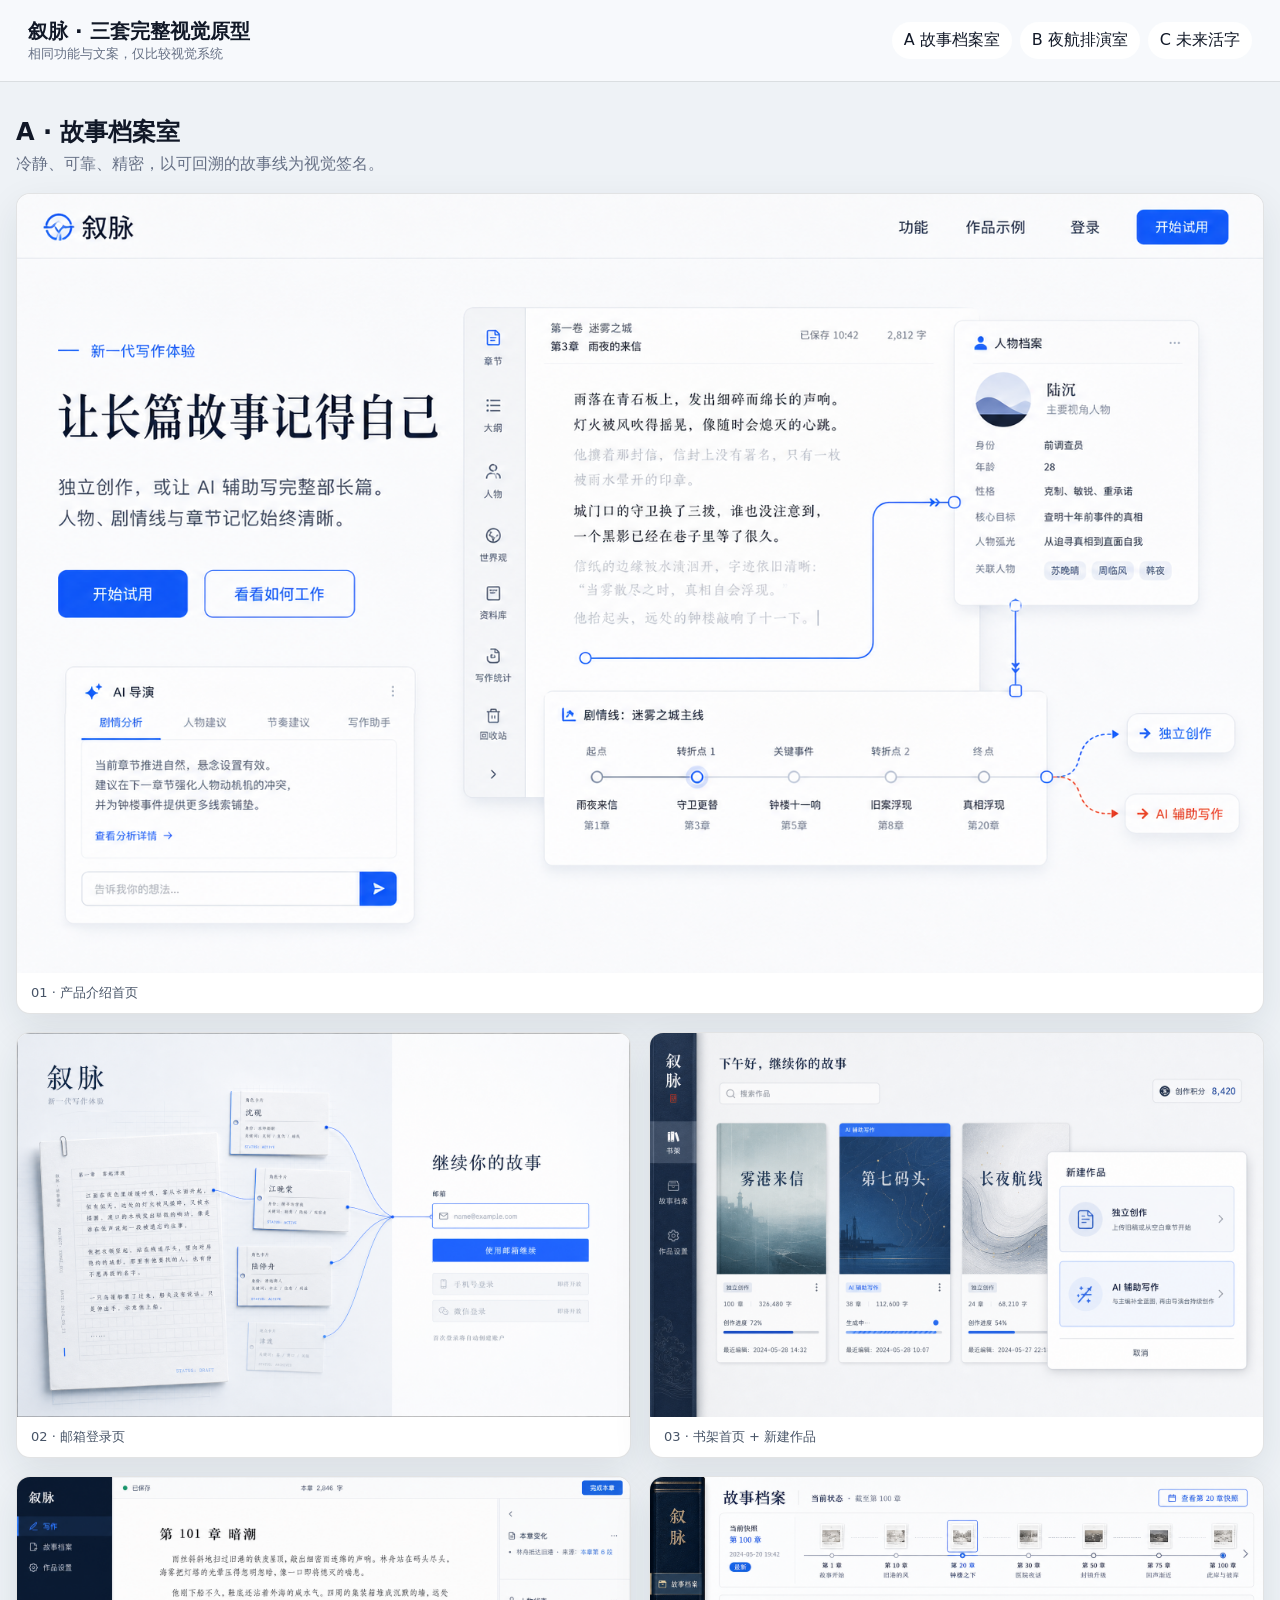
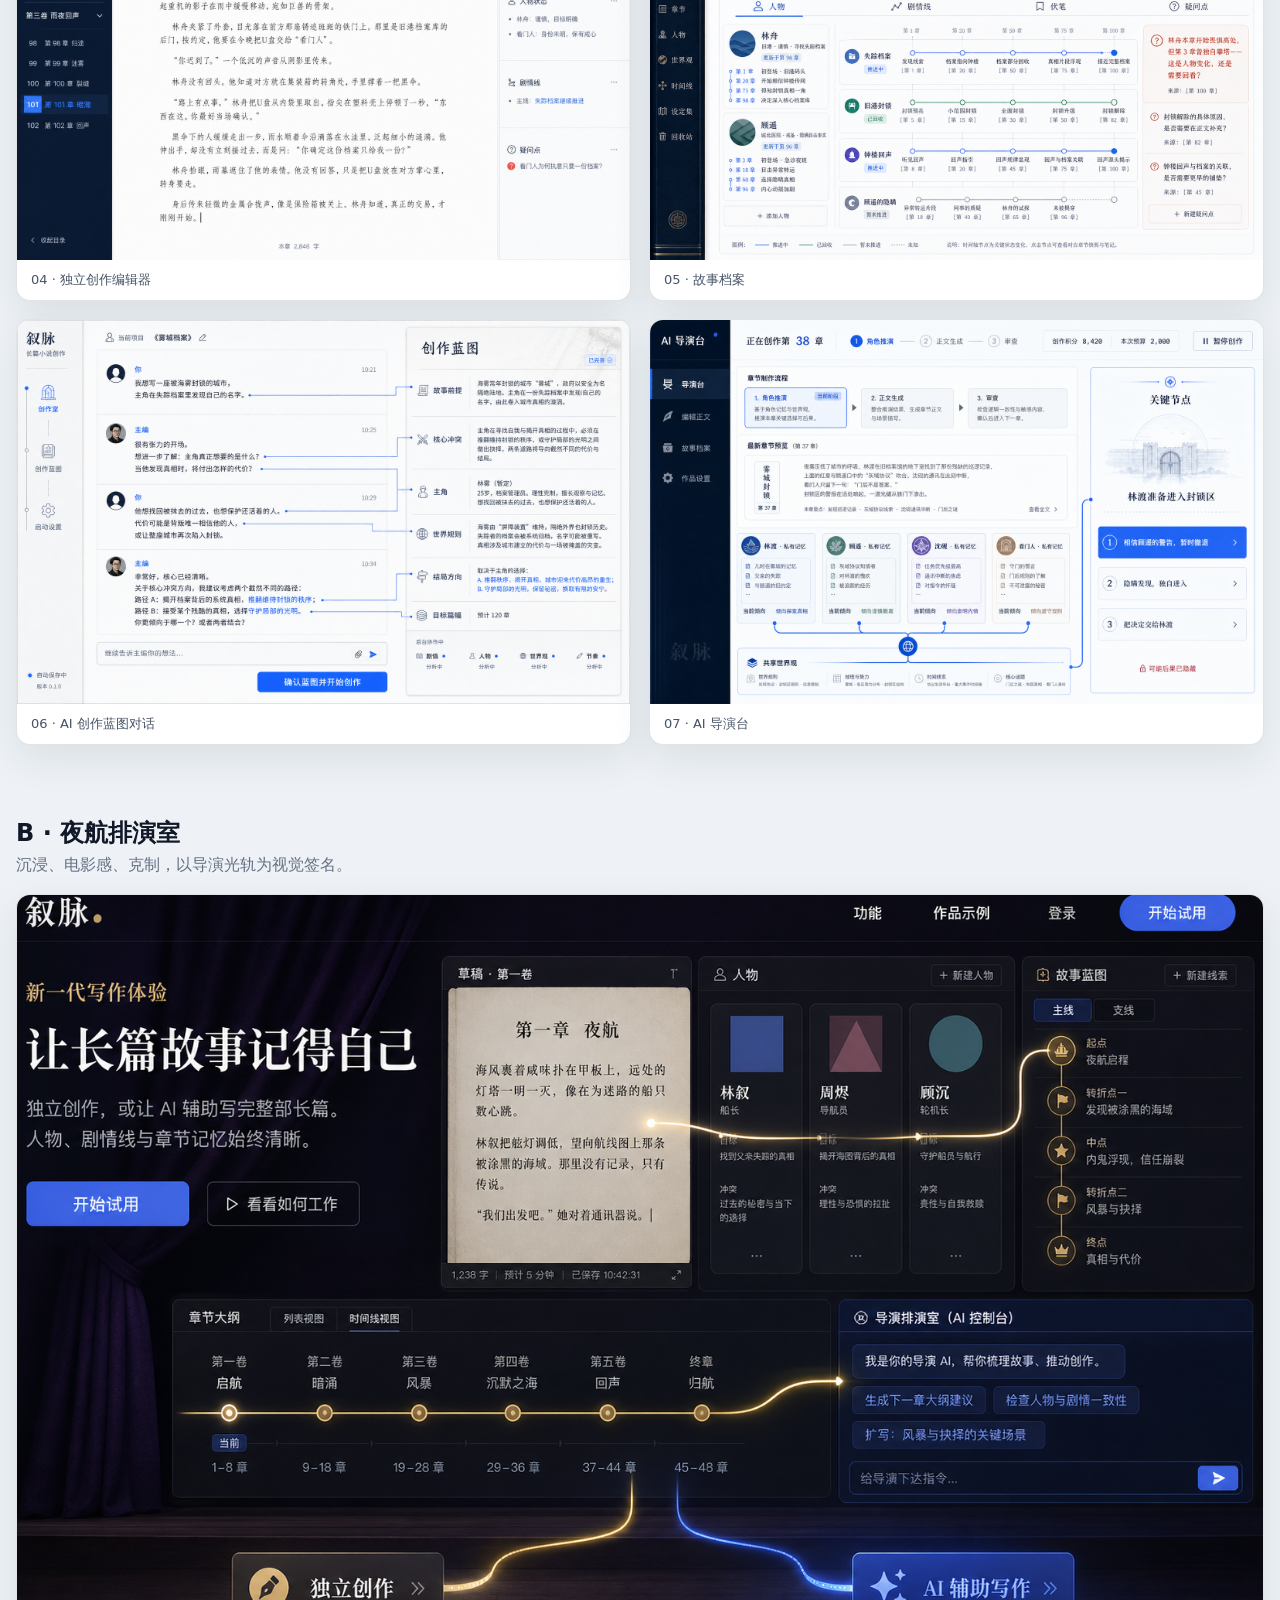
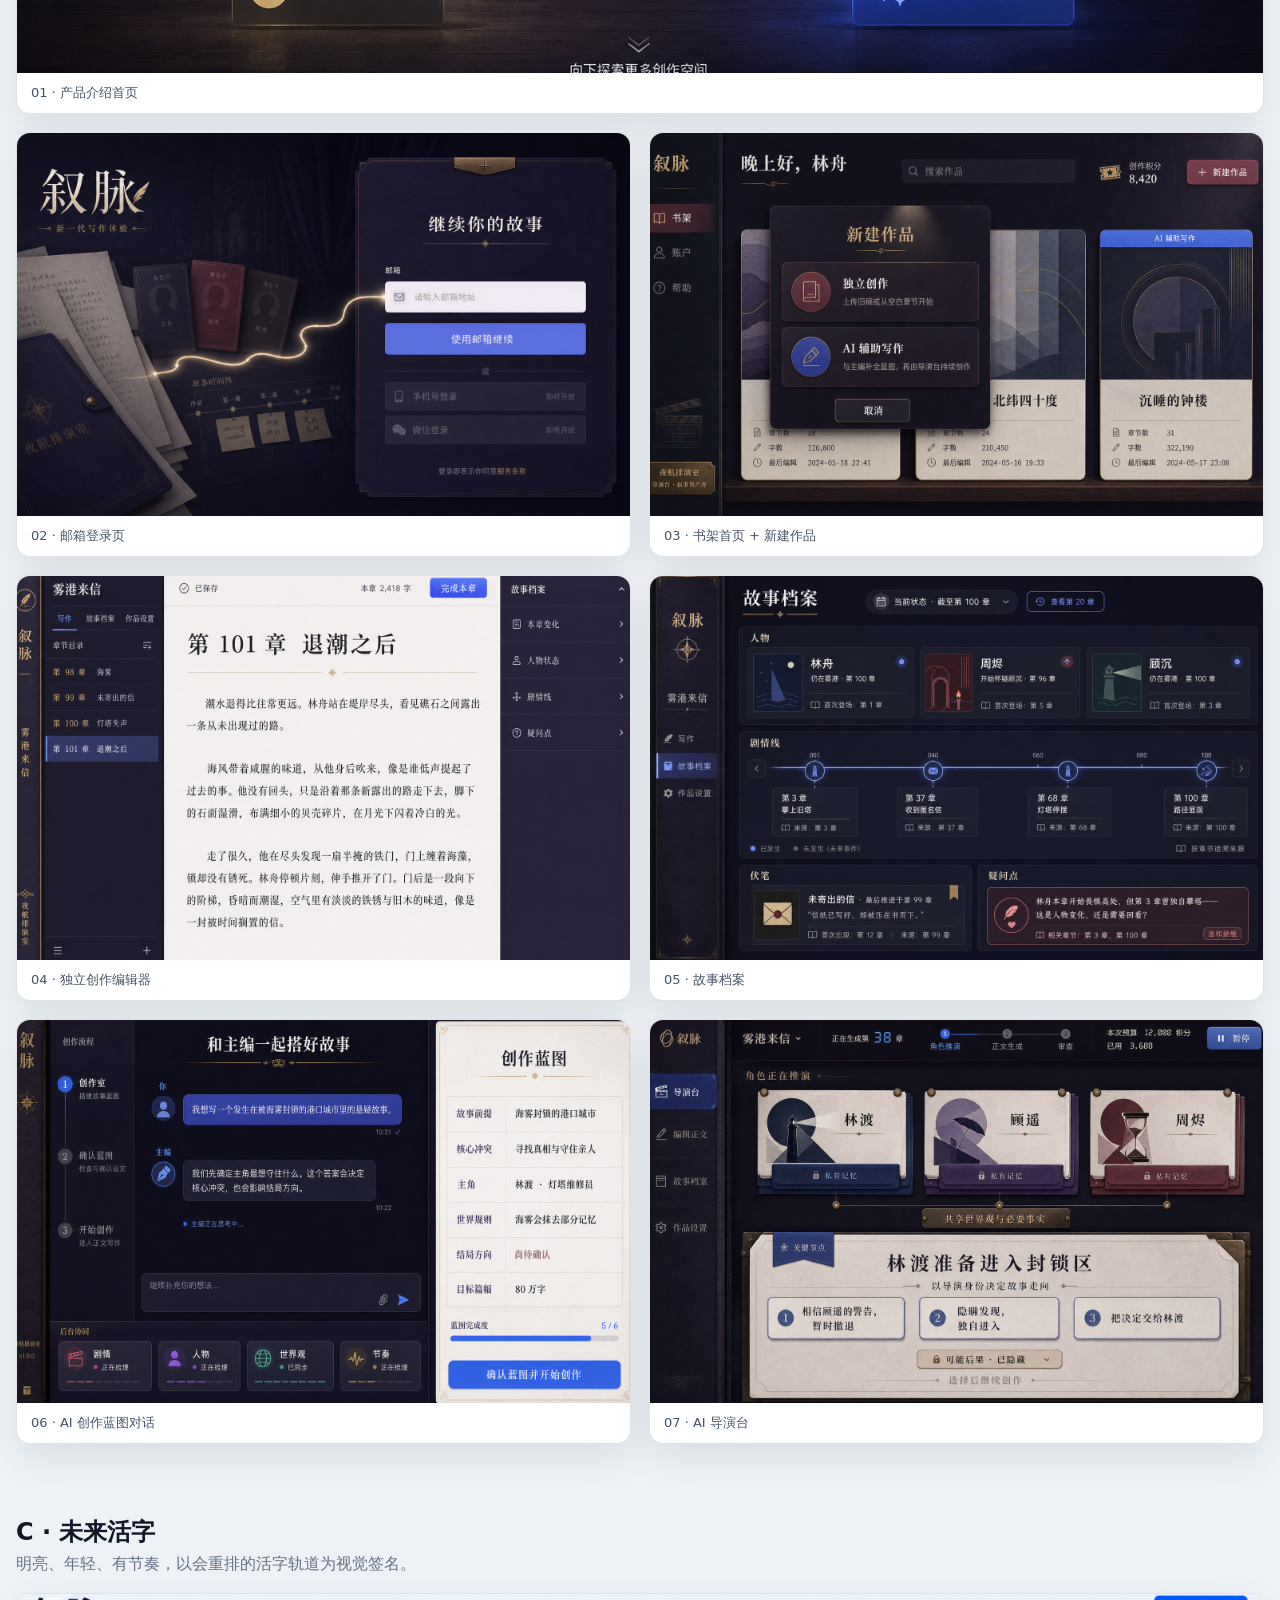
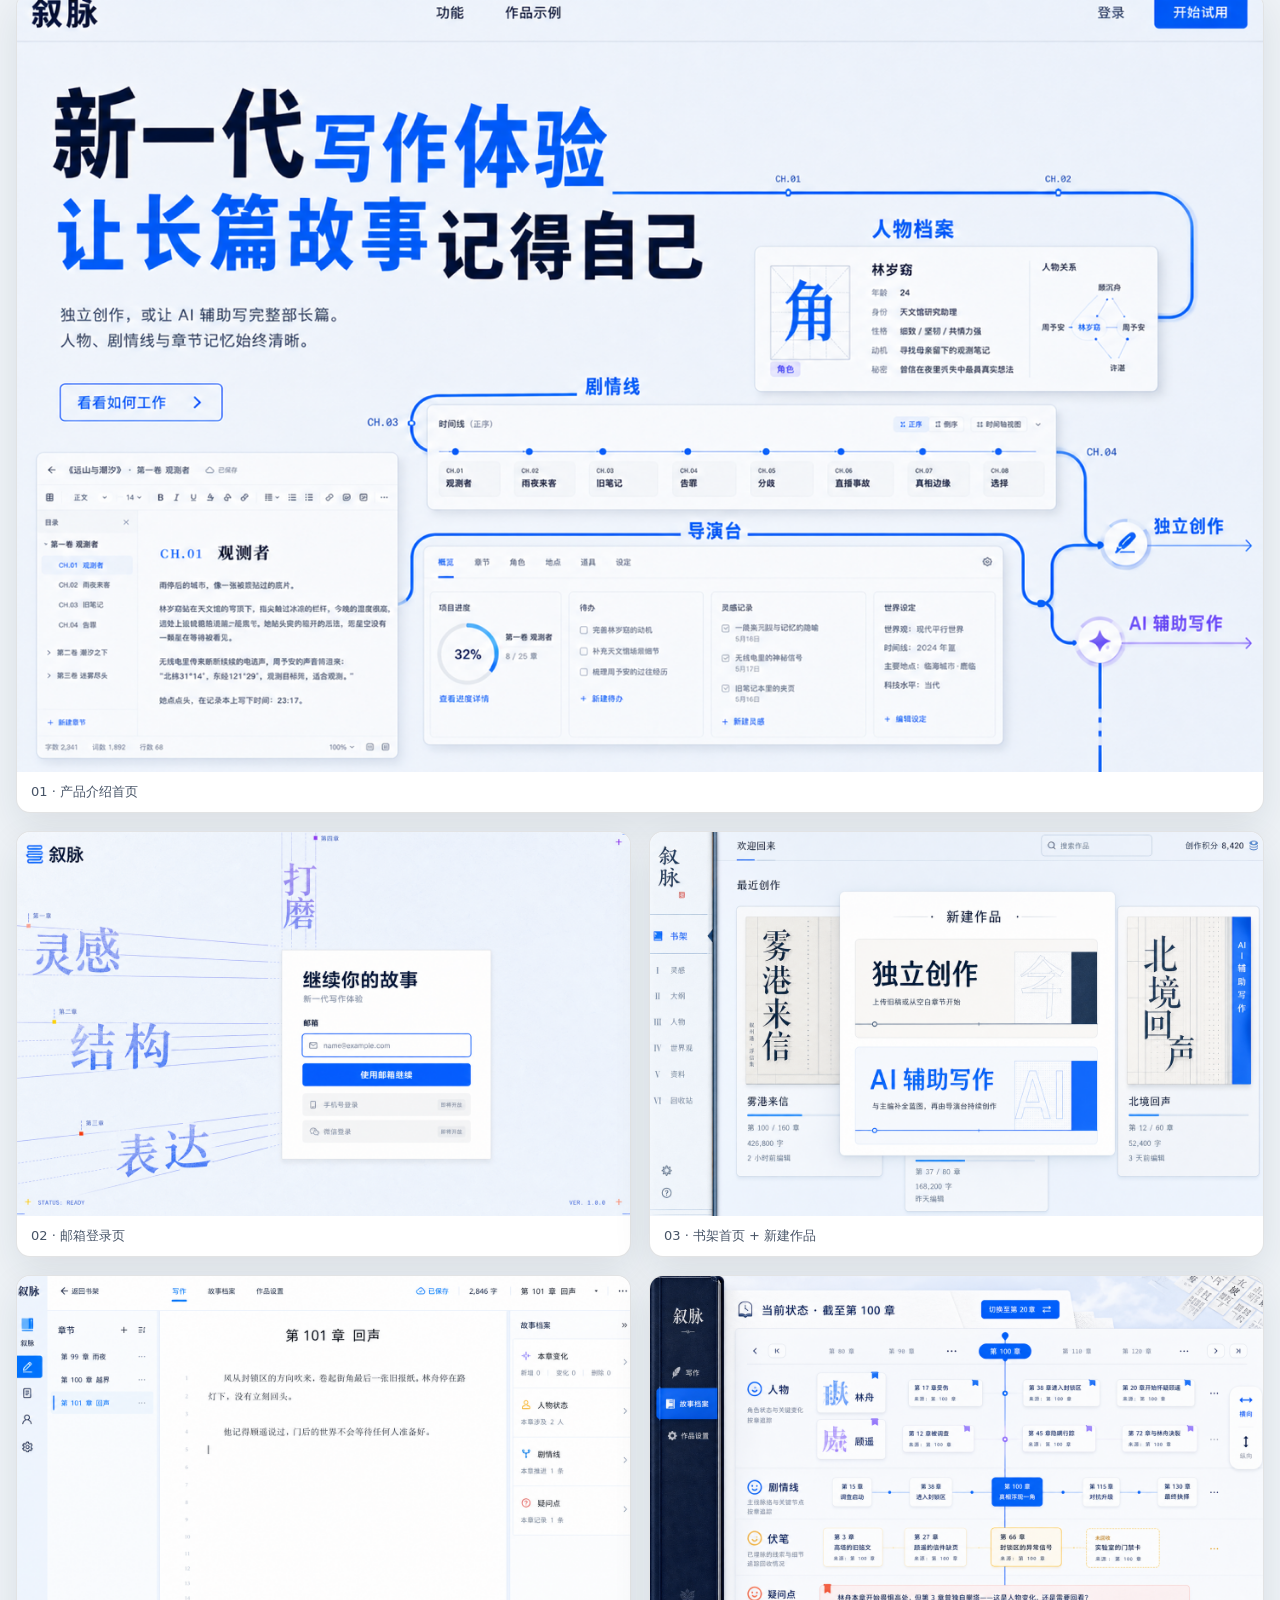
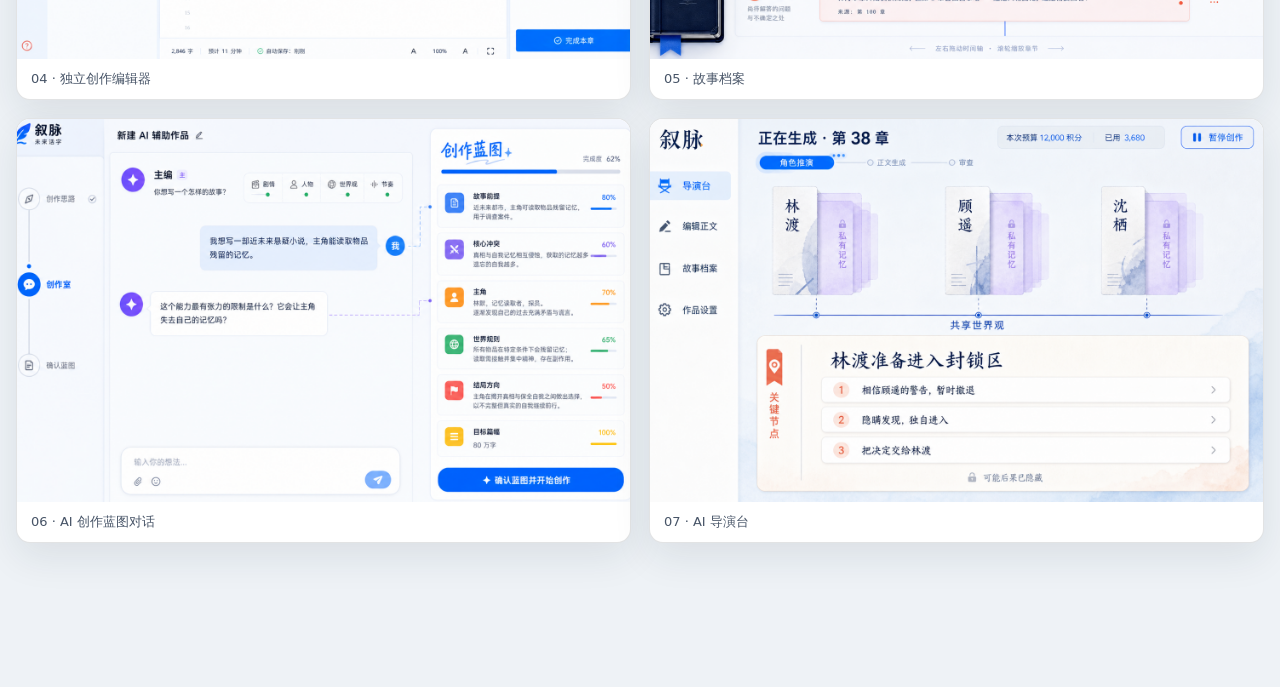
<file: design-prototypes/index.html>
<!doctype html>
<html lang="zh-CN">
  <head>
    <meta charset="UTF-8" />
    <meta name="viewport" content="width=device-width, initial-scale=1.0" />
    <title>叙脉 · 三套视觉原型</title>
    <style>
      :root {
        color-scheme: light;
        font-family: "PingFang SC", "Microsoft YaHei", system-ui, sans-serif;
        background: #eef2f6;
        color: #111827;
      }

      * { box-sizing: border-box; }

      body { margin: 0; }

      header {
        position: sticky;
        top: 0;
        z-index: 10;
        display: flex;
        align-items: center;
        justify-content: space-between;
        padding: 18px 28px;
        border-bottom: 1px solid rgba(17, 24, 39, 0.12);
        background: rgba(248, 250, 252, 0.92);
        backdrop-filter: blur(16px);
      }

      h1, h2, p { margin: 0; }
      h1 { font-size: 20px; }
      header p { color: #667085; font-size: 13px; }

      nav { display: flex; gap: 8px; }
      nav a {
        border-radius: 999px;
        padding: 8px 12px;
        color: inherit;
        background: #fff;
        text-decoration: none;
      }

      main { width: min(1500px, calc(100% - 32px)); margin: 0 auto; padding: 34px 0 72px; }

      section { scroll-margin-top: 88px; margin-bottom: 72px; }
      .section-head { display: grid; gap: 6px; margin-bottom: 18px; }
      .section-head p { color: #667085; }

      .grid { display: grid; grid-template-columns: repeat(2, minmax(0, 1fr)); gap: 18px; }
      figure {
        margin: 0;
        overflow: hidden;
        border: 1px solid rgba(17, 24, 39, 0.12);
        border-radius: 14px;
        background: #fff;
        box-shadow: 0 14px 38px rgba(27, 39, 57, 0.09);
      }
      figure:first-child { grid-column: 1 / -1; }
      img { display: block; width: 100%; height: auto; background: #fff; }
      figcaption { padding: 11px 14px; color: #475467; font-size: 13px; }

      @media (max-width: 820px) {
        header { align-items: flex-start; gap: 12px; }
        header p, nav { display: none; }
        main { width: min(100% - 20px, 1500px); }
        .grid { grid-template-columns: 1fr; }
        figure:first-child { grid-column: auto; }
      }
    </style>
  </head>
  <body>
    <header>
      <div>
        <h1>叙脉 · 三套完整视觉原型</h1>
        <p>相同功能与文案，仅比较视觉系统</p>
      </div>
      <nav aria-label="版本导航">
        <a href="#style-a">A 故事档案室</a>
        <a href="#style-b">B 夜航排演室</a>
        <a href="#style-c">C 未来活字</a>
      </nav>
    </header>
    <main>
      <section id="style-a">
        <div class="section-head"><h2>A · 故事档案室</h2><p>冷静、可靠、精密，以可回溯的故事线为视觉签名。</p></div>
        <div class="grid">
          <figure><img src="style-a-archive/01-landing.png" alt="版本 A 产品介绍首页" /><figcaption>01 · 产品介绍首页</figcaption></figure>
          <figure><img src="style-a-archive/02-login.png" alt="版本 A 登录页" /><figcaption>02 · 邮箱登录页</figcaption></figure>
          <figure><img src="style-a-archive/03-library-new-project.png" alt="版本 A 书架与新建作品" /><figcaption>03 · 书架首页 + 新建作品</figcaption></figure>
          <figure><img src="style-a-archive/04-independent-editor.png" alt="版本 A 独立创作编辑器" /><figcaption>04 · 独立创作编辑器</figcaption></figure>
          <figure><img src="style-a-archive/05-story-archive.png" alt="版本 A 故事档案" /><figcaption>05 · 故事档案</figcaption></figure>
          <figure><img src="style-a-archive/06-ai-blueprint-chat.png" alt="版本 A AI 蓝图对话" /><figcaption>06 · AI 创作蓝图对话</figcaption></figure>
          <figure><img src="style-a-archive/07-ai-director.png" alt="版本 A AI 导演台" /><figcaption>07 · AI 导演台</figcaption></figure>
        </div>
      </section>

      <section id="style-b">
        <div class="section-head"><h2>B · 夜航排演室</h2><p>沉浸、电影感、克制，以导演光轨为视觉签名。</p></div>
        <div class="grid">
          <figure><img src="style-b-nocturne/01-landing.png" alt="版本 B 产品介绍首页" /><figcaption>01 · 产品介绍首页</figcaption></figure>
          <figure><img src="style-b-nocturne/02-login.png" alt="版本 B 登录页" /><figcaption>02 · 邮箱登录页</figcaption></figure>
          <figure><img src="style-b-nocturne/03-library-new-project.png" alt="版本 B 书架与新建作品" /><figcaption>03 · 书架首页 + 新建作品</figcaption></figure>
          <figure><img src="style-b-nocturne/04-independent-editor.png" alt="版本 B 独立创作编辑器" /><figcaption>04 · 独立创作编辑器</figcaption></figure>
          <figure><img src="style-b-nocturne/05-story-archive.png" alt="版本 B 故事档案" /><figcaption>05 · 故事档案</figcaption></figure>
          <figure><img src="style-b-nocturne/06-ai-blueprint-chat.png" alt="版本 B AI 蓝图对话" /><figcaption>06 · AI 创作蓝图对话</figcaption></figure>
          <figure><img src="style-b-nocturne/07-ai-director.png" alt="版本 B AI 导演台" /><figcaption>07 · AI 导演台</figcaption></figure>
        </div>
      </section>

      <section id="style-c">
        <div class="section-head"><h2>C · 未来活字</h2><p>明亮、年轻、有节奏，以会重排的活字轨道为视觉签名。</p></div>
        <div class="grid">
          <figure><img src="style-c-type/01-landing.png" alt="版本 C 产品介绍首页" /><figcaption>01 · 产品介绍首页</figcaption></figure>
          <figure><img src="style-c-type/02-login.png" alt="版本 C 登录页" /><figcaption>02 · 邮箱登录页</figcaption></figure>
          <figure><img src="style-c-type/03-library-new-project.png" alt="版本 C 书架与新建作品" /><figcaption>03 · 书架首页 + 新建作品</figcaption></figure>
          <figure><img src="style-c-type/04-independent-editor.png" alt="版本 C 独立创作编辑器" /><figcaption>04 · 独立创作编辑器</figcaption></figure>
          <figure><img src="style-c-type/05-story-archive.png" alt="版本 C 故事档案" /><figcaption>05 · 故事档案</figcaption></figure>
          <figure><img src="style-c-type/06-ai-blueprint-chat.png" alt="版本 C AI 蓝图对话" /><figcaption>06 · AI 创作蓝图对话</figcaption></figure>
          <figure><img src="style-c-type/07-ai-director.png" alt="版本 C AI 导演台" /><figcaption>07 · AI 导演台</figcaption></figure>
        </div>
      </section>
    </main>
  </body>
</html>
</file>
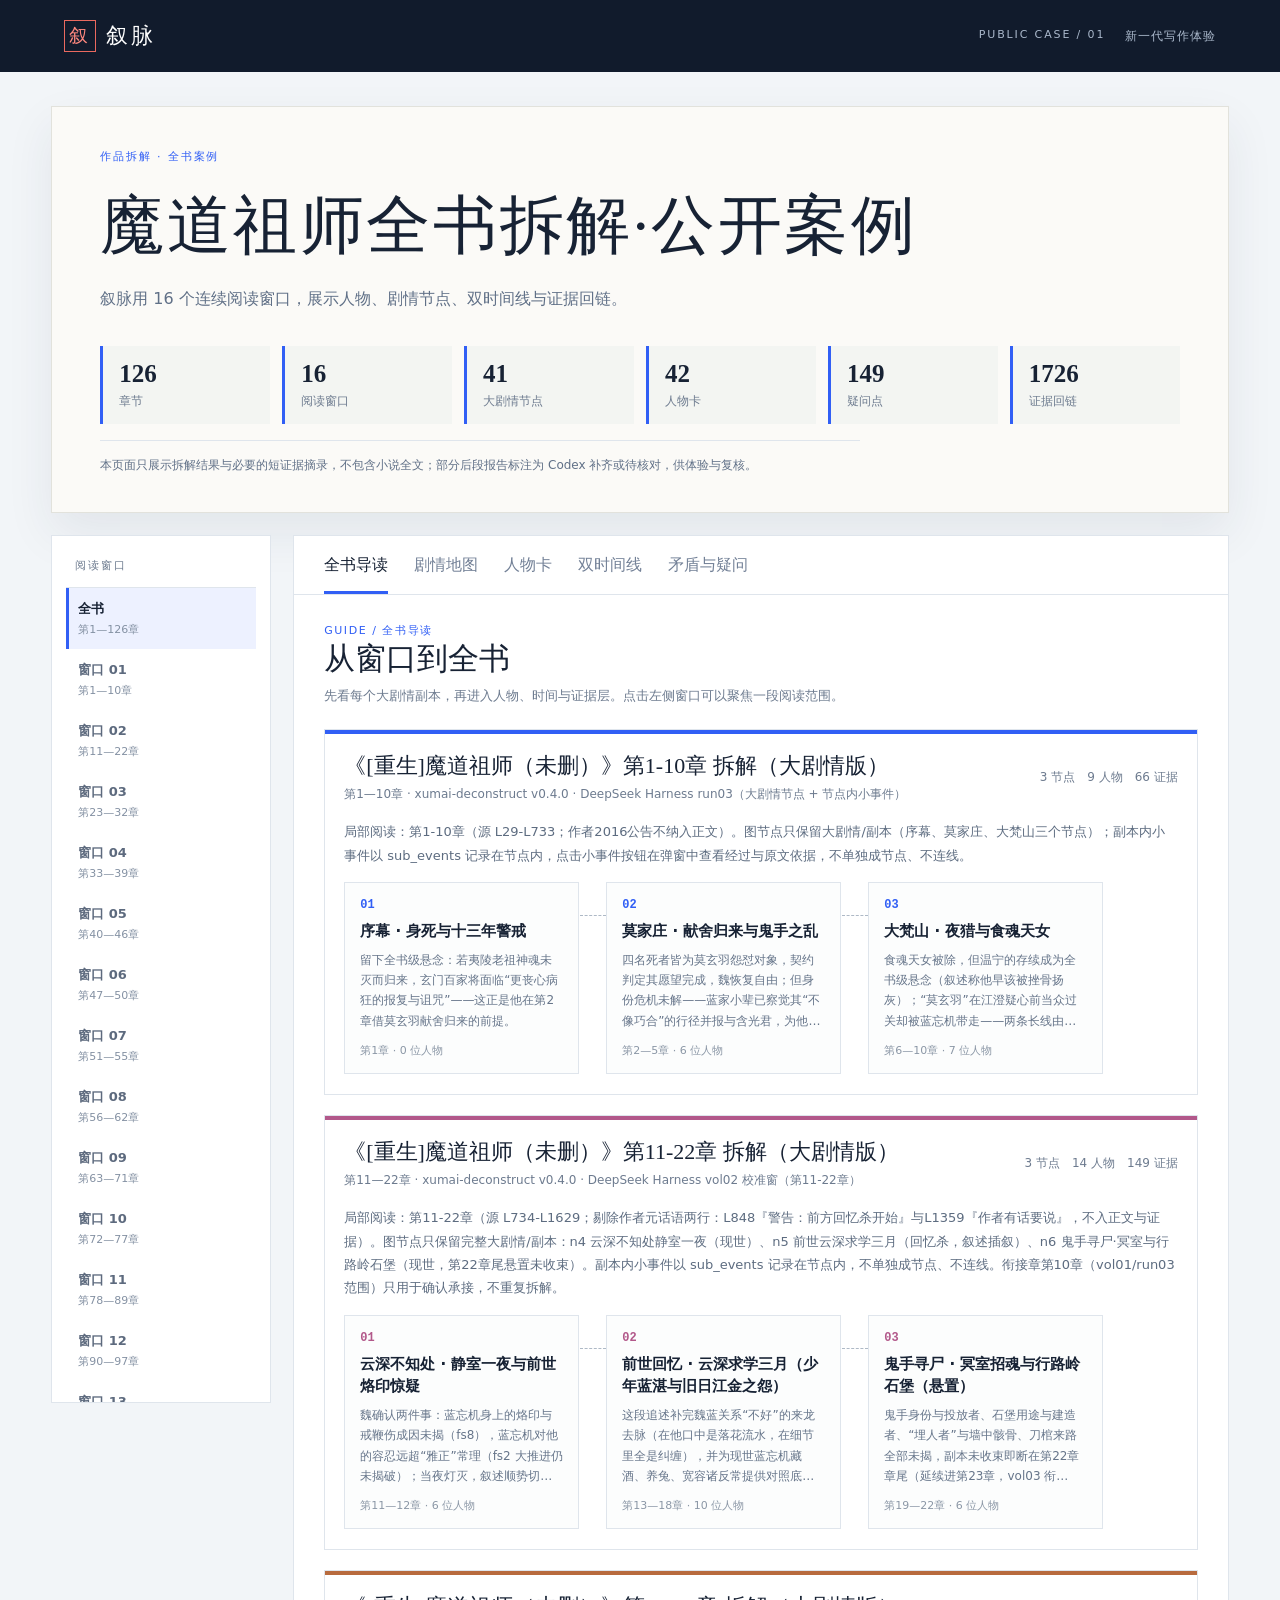
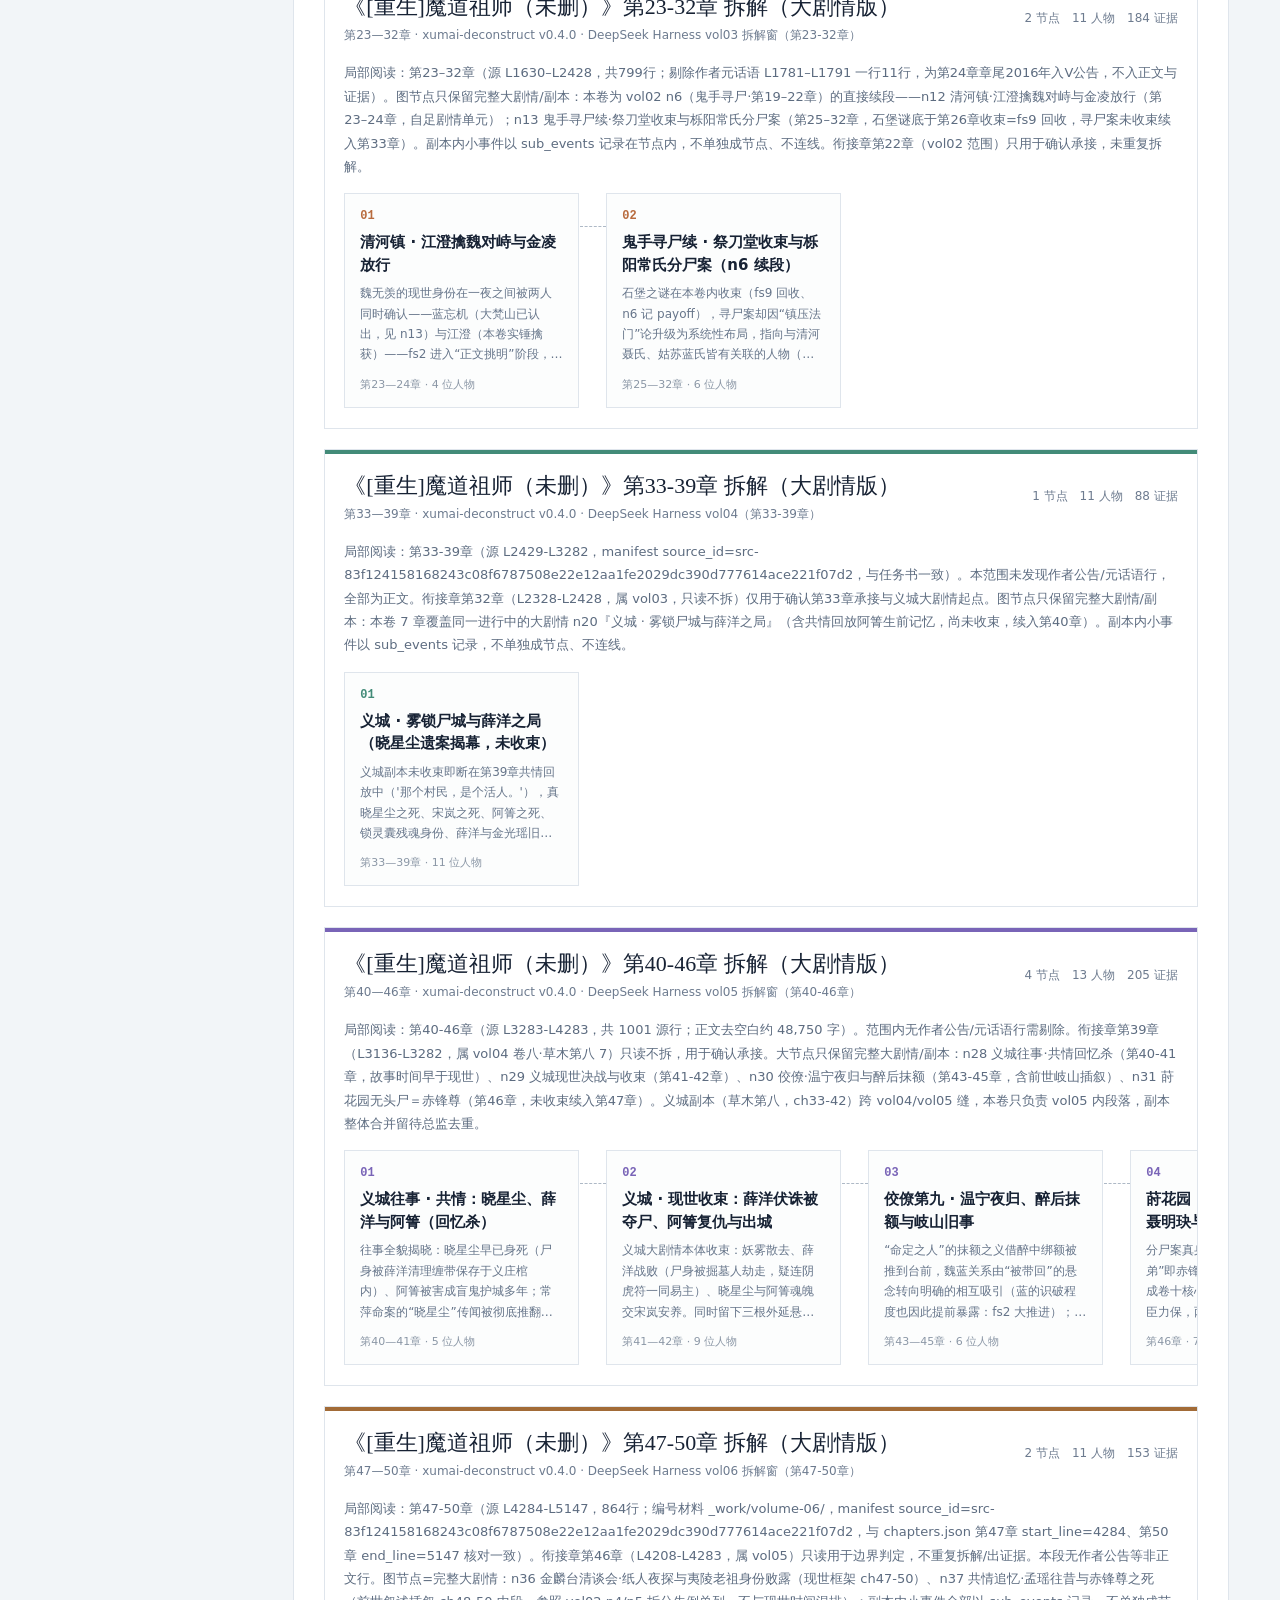
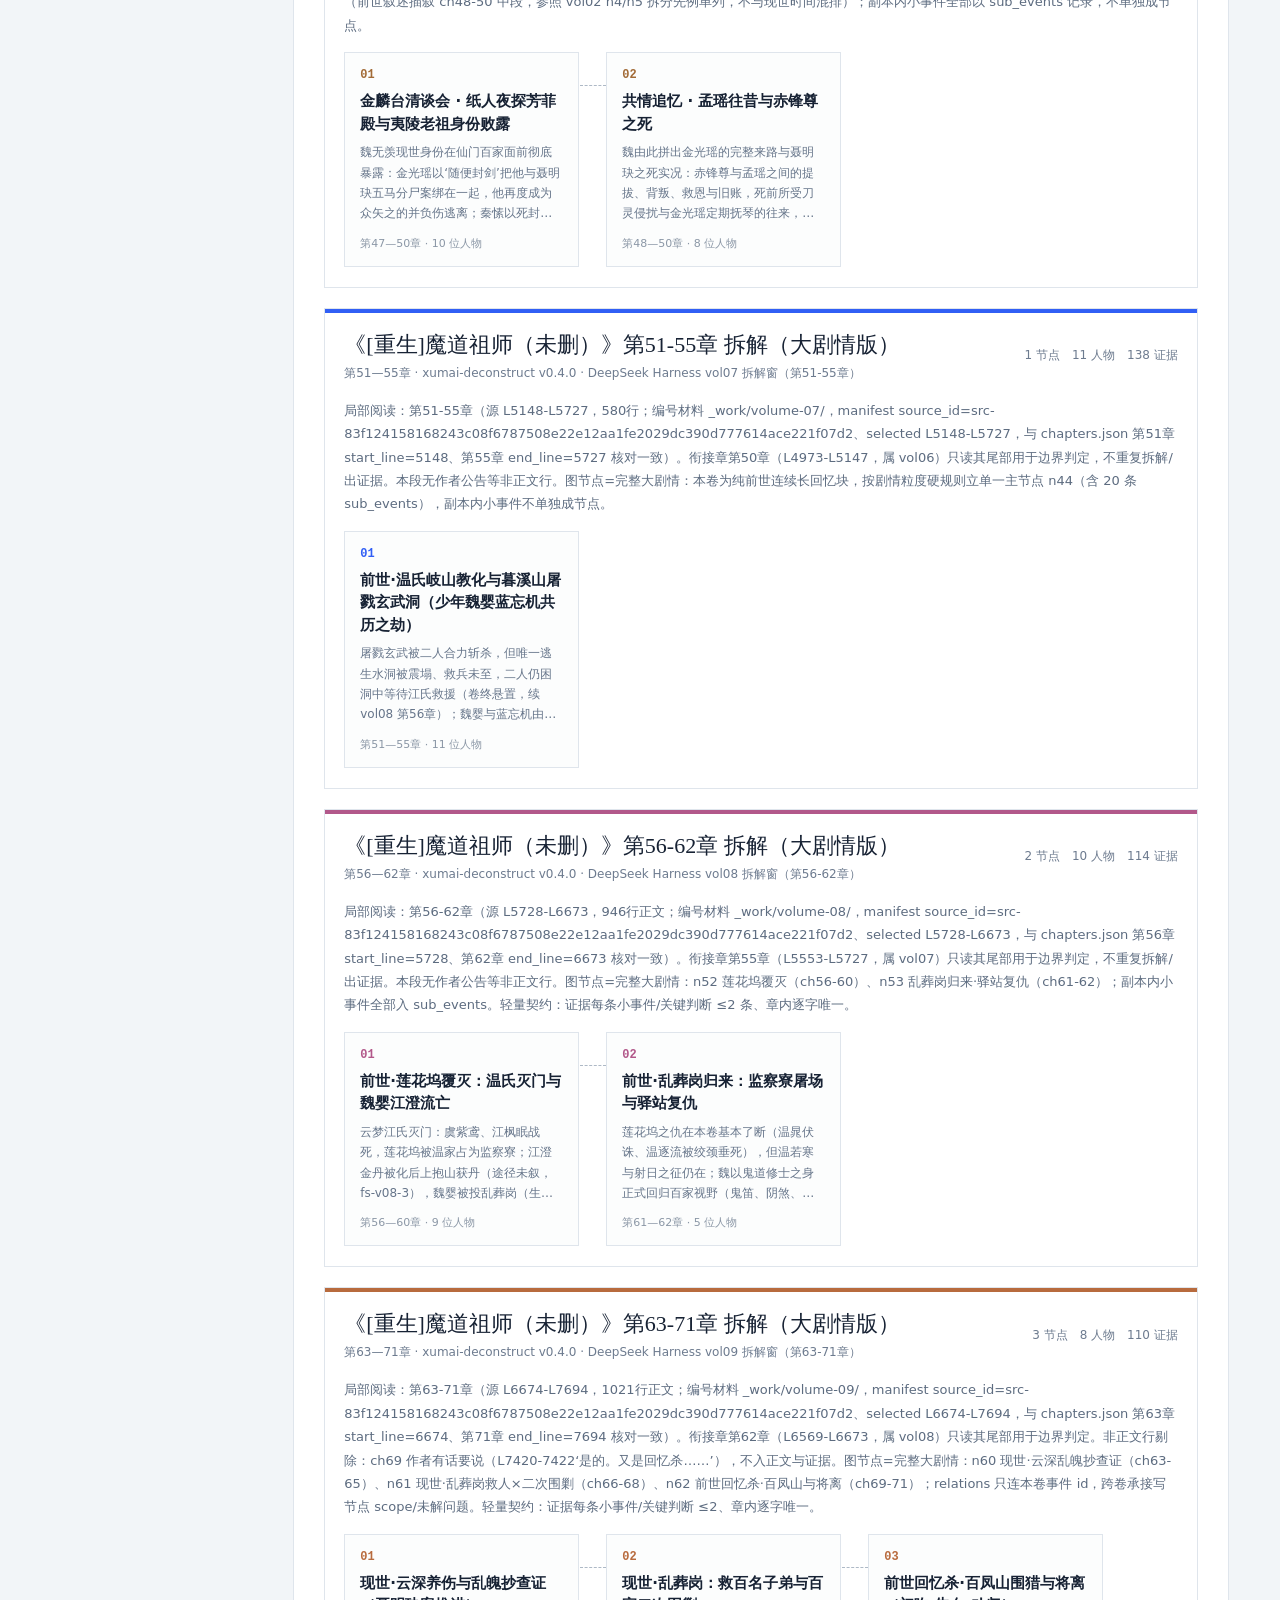
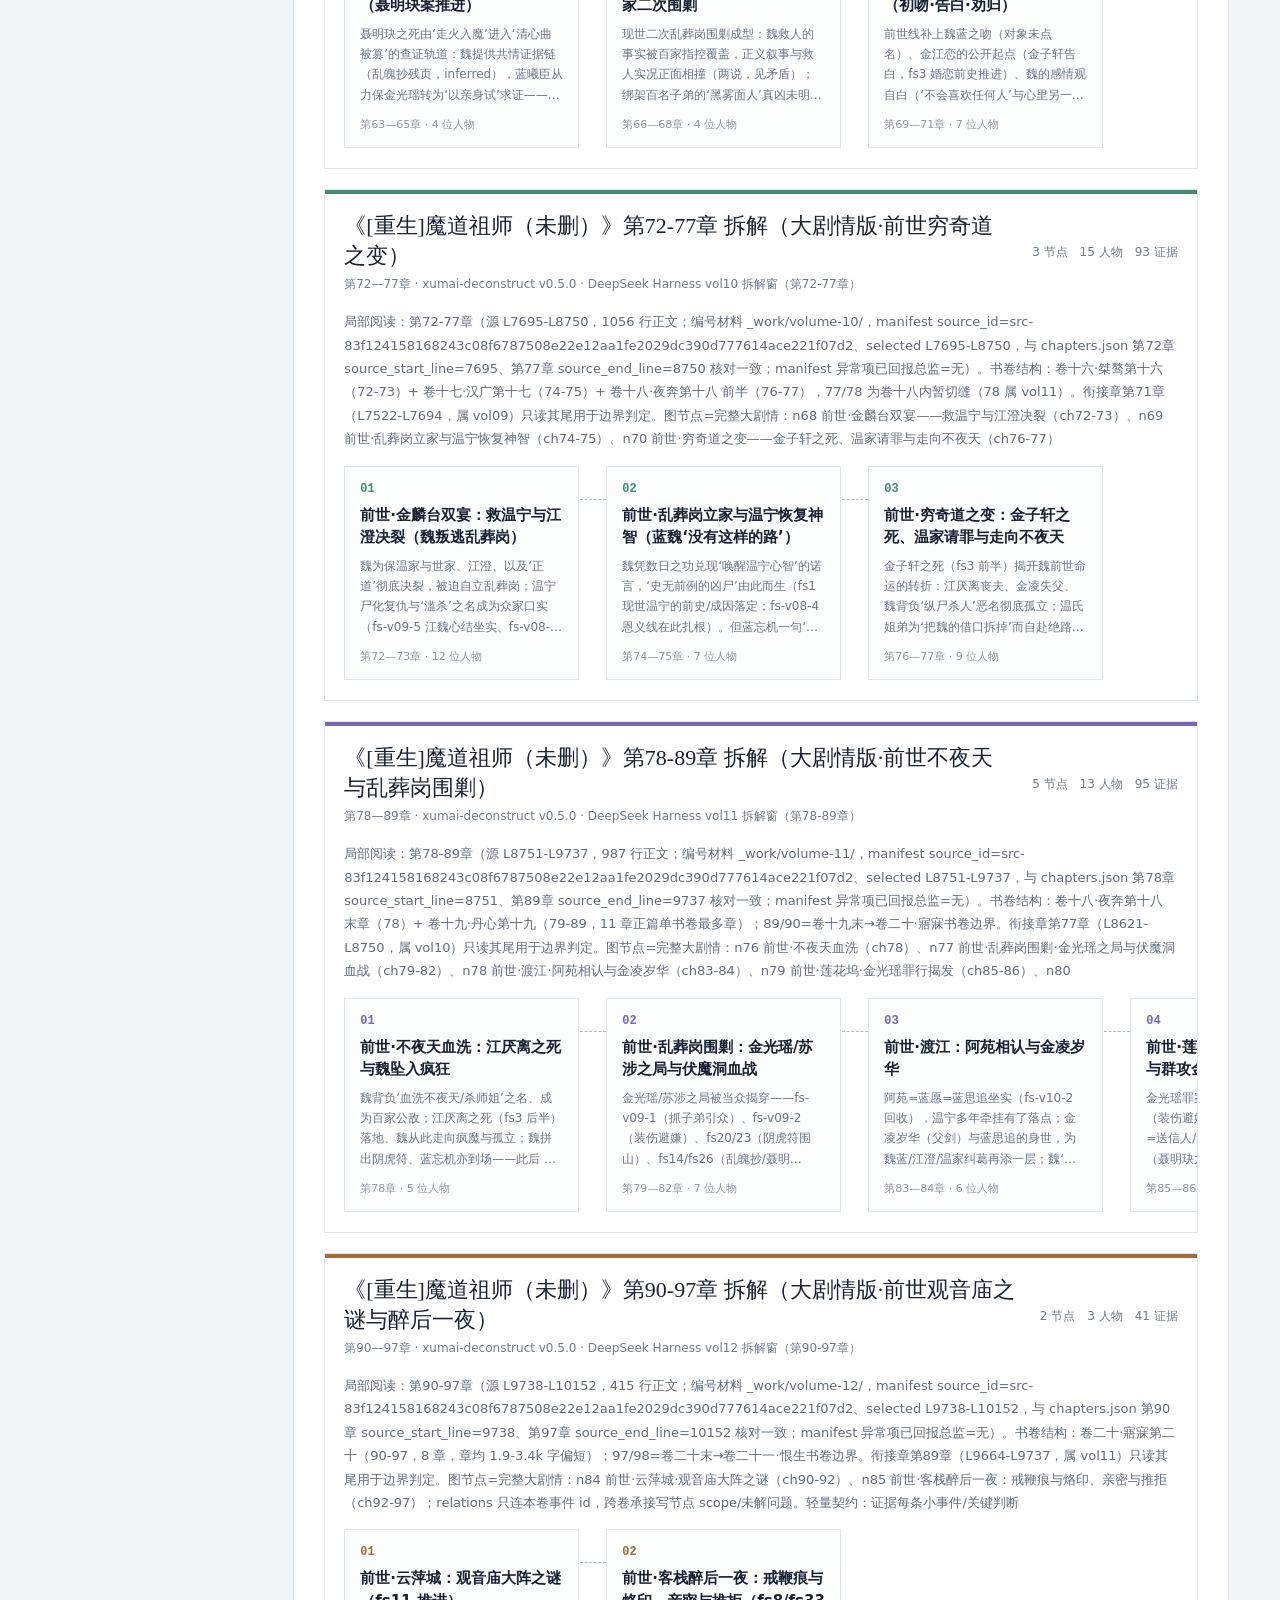
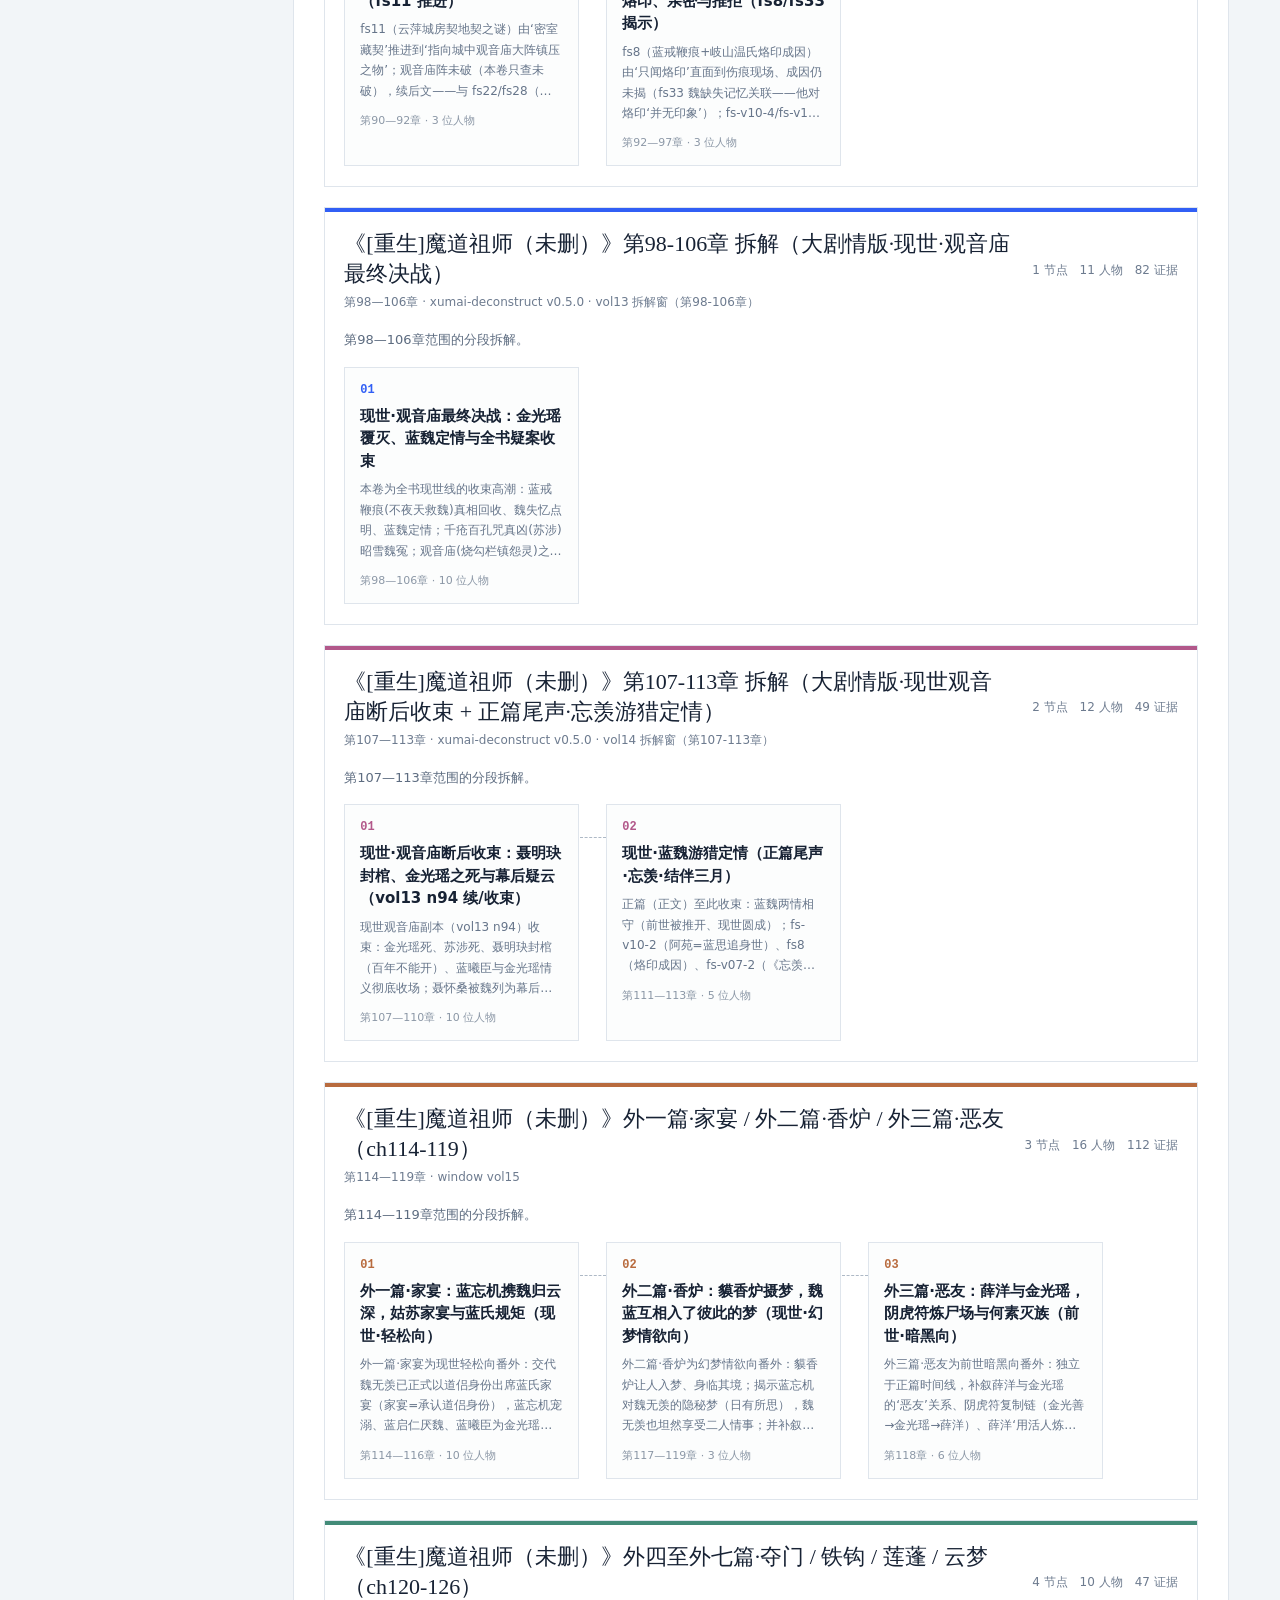
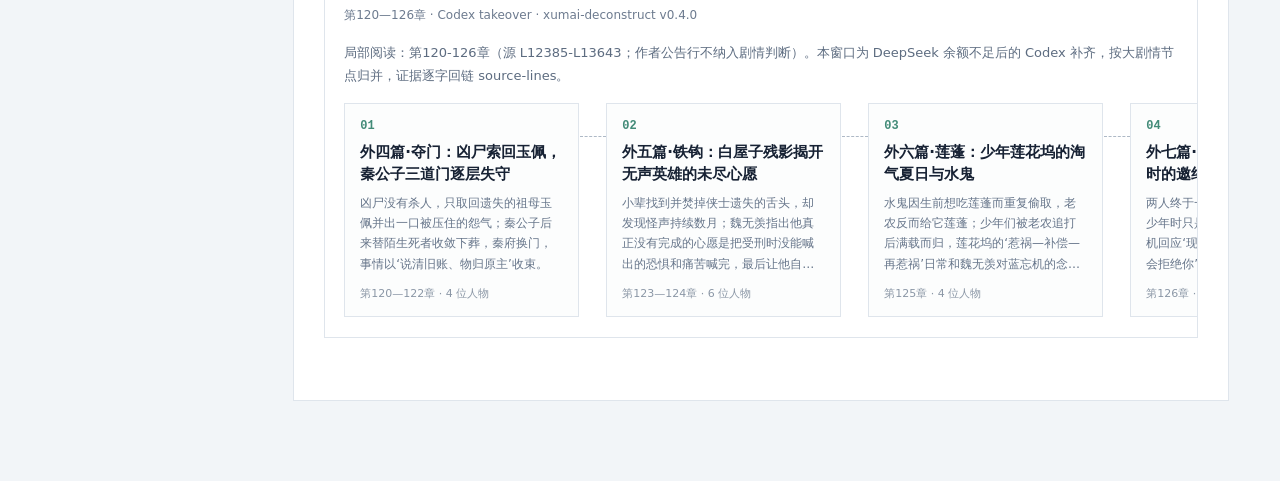
<file: public_case/index.html>
<!doctype html>
<html lang="zh-CN">
<head>
  <meta charset="utf-8" />
  <meta name="viewport" content="width=device-width, initial-scale=1" />
  <meta name="description" content="叙脉公开案例：魔道祖师全书拆解" />
  <meta name="robots" content="noindex" />
  <title>叙脉｜魔道祖师全书拆解</title>
  <link rel="stylesheet" href="styles.css?v=modal-fix-20260907" />
</head>
<body>
  <header class="site-header">
    <a class="brand" href="#guide" aria-label="回到全书导读"><span class="brand-mark">叙</span><span>叙脉</span></a>
    <div class="header-meta"><span class="eyebrow">PUBLIC CASE / 01</span><span>新一代写作体验</span></div>
  </header>
  <main class="shell">
    <section class="hero">
      <div class="hero-kicker">作品拆解 · 全书案例</div>
      <h1 id="page-title">魔道祖师全书拆解</h1>
      <p id="page-subtitle"></p>
      <div class="stat-row" id="stats"></div>
      <p class="notice" id="notice"></p>
    </section>
    <div class="workspace">
      <aside class="volume-rail" aria-label="阅读窗口">
        <div class="rail-title">阅读窗口</div>
        <div id="volume-list"></div>
      </aside>
      <section class="content">
        <nav class="tabs" aria-label="拆解方向">
          <button class="tab active" data-view="guide">全书导读</button>
          <button class="tab" data-view="plot">剧情地图</button>
          <button class="tab" data-view="characters">人物卡</button>
          <button class="tab" data-view="timeline">双时间线</button>
          <button class="tab" data-view="questions">矛盾与疑问</button>
        </nav>
        <div id="view-root"></div>
      </section>
    </div>
  </main>
  <div id="modal" class="modal" hidden>
    <div class="modal-backdrop" data-close="1"></div>
    <article class="modal-card" role="dialog" aria-modal="true" aria-labelledby="modal-title">
      <button class="modal-close" data-close="1" aria-label="关闭">×</button>
      <div id="modal-content"></div>
    </article>
  </div>
  <script src="app.js"></script>
</body>
</html>
</file>
<file: public_case/styles.css>
:root {
  --ink: #172234;
  --muted: #6d7b8f;
  --line: #dfe5ec;
  --paper: #fbfaf7;
  --panel: #ffffff;
  --blue: #315ff5;
  --blue-soft: #edf1ff;
  --serif: "Noto Serif SC", "Songti SC", "STSong", serif;
  --sans: "Noto Sans SC", "Microsoft YaHei", system-ui, sans-serif;
}
* { box-sizing: border-box; }
body { margin: 0; background: #f2f5f8; color: var(--ink); font-family: var(--sans); }
button { font: inherit; }
.site-header { height: 72px; display: flex; align-items: center; justify-content: space-between; padding: 0 5vw; background: #111b2c; color: #fff; }
.brand { display: flex; align-items: center; gap: 10px; color: #fff; text-decoration: none; font-family: var(--serif); font-size: 22px; letter-spacing: .12em; }
.brand-mark { width: 32px; height: 32px; display: grid; place-items: center; border: 1px solid #ea695f; color: #ff887e; font-size: 19px; }
.header-meta { display: flex; gap: 20px; color: #aab8cb; font-size: 12px; letter-spacing: .08em; }
.eyebrow, .hero-kicker, .rail-title { letter-spacing: .17em; text-transform: uppercase; font-size: 11px; }
.shell { width: min(1440px, 92vw); margin: 34px auto 80px; }
.hero { padding: 42px 48px 36px; background: var(--paper); border: 1px solid #e2e2dc; box-shadow: 0 20px 45px rgba(35, 49, 76, .08); }
.hero-kicker { color: var(--blue); margin-bottom: 18px; }
h1 { margin: 0; font-family: var(--serif); font-size: clamp(34px, 5vw, 64px); font-weight: 500; letter-spacing: .04em; }
.hero p { max-width: 760px; color: #607087; line-height: 1.8; margin: 16px 0 0; }
.stat-row { display: grid; grid-template-columns: repeat(6, minmax(90px, 1fr)); gap: 12px; margin-top: 32px; }
.stat { padding: 14px 16px; background: #f3f5f2; border-left: 3px solid var(--blue); }
.stat strong { display: block; font: 600 25px var(--serif); color: var(--ink); }
.stat span { display: block; color: var(--muted); font-size: 12px; margin-top: 5px; }
.notice { border-top: 1px solid var(--line); padding-top: 14px; font-size: 12px; }
.workspace { display: grid; grid-template-columns: 220px minmax(0, 1fr); gap: 22px; margin-top: 22px; align-items: start; }
.volume-rail, .content { background: var(--panel); border: 1px solid var(--line); }
.volume-rail { padding: 22px 14px; position: sticky; top: 16px; max-height: calc(100vh - 32px); overflow: auto; }
.rail-title { color: var(--muted); padding: 0 9px 14px; border-bottom: 1px solid var(--line); }
.volume-button { display: block; width: 100%; border: 0; border-left: 3px solid transparent; padding: 12px 9px; text-align: left; background: transparent; color: #5d6a7e; cursor: pointer; }
.volume-button:hover, .volume-button.active { background: var(--blue-soft); color: var(--ink); border-left-color: var(--blue); }
.volume-button b { display: block; font-size: 13px; font-weight: 600; }
.volume-button small { color: #8491a3; font-size: 11px; }
.content { min-height: 700px; }
.tabs { display: flex; gap: 26px; padding: 0 30px; border-bottom: 1px solid var(--line); overflow-x: auto; }
.tab { border: 0; border-bottom: 3px solid transparent; padding: 19px 0 15px; background: transparent; color: #738197; cursor: pointer; white-space: nowrap; }
.tab:hover, .tab.active { color: var(--ink); border-bottom-color: var(--blue); }
#view-root { padding: 28px 30px 42px; }
.view-header { display: flex; align-items: end; justify-content: space-between; gap: 20px; margin-bottom: 24px; }
.view-header h2 { margin: 0; font: 500 31px var(--serif); }
.view-header p { margin: 7px 0 0; color: var(--muted); font-size: 13px; }
.section-label { color: var(--blue); letter-spacing: .14em; font-size: 11px; }
.volume-card { border: 1px solid var(--line); margin: 14px 0 20px; background: #fff; }
.volume-card-head { display: flex; align-items: center; justify-content: space-between; gap: 18px; padding: 17px 19px; border-top: 4px solid var(--volume-color, var(--blue)); }
.volume-card-head h3 { margin: 0; font: 500 22px var(--serif); }
.volume-card-head p { margin: 5px 0 0; font-size: 12px; color: var(--muted); }
.volume-counts { display: flex; gap: 12px; color: var(--muted); font-size: 12px; white-space: nowrap; }
.volume-scope { padding: 0 19px 15px; color: #5d6c80; font-size: 13px; line-height: 1.8; }
.node-flow { display: flex; gap: 0; overflow-x: auto; padding: 0 19px 20px; }
.node-card { position: relative; flex: 0 0 235px; border: 1px solid var(--line); padding: 15px; background: #fcfdfd; color: inherit; text-align: left; cursor: pointer; }
.node-card + .node-card { margin-left: 27px; }
.node-card + .node-card::before { content: ""; position: absolute; left: -27px; top: 32px; width: 26px; border-top: 1px dashed #aeb9c6; }
.node-index { color: var(--volume-color, var(--blue)); font: 600 12px ui-monospace, monospace; }
.node-card h4 { margin: 8px 0 7px; font-size: 15px; line-height: 1.5; }
.node-card p { margin: 0; color: #66758a; font-size: 12px; line-height: 1.7; display: -webkit-box; -webkit-line-clamp: 4; -webkit-box-orient: vertical; overflow: hidden; }
.node-meta { margin-top: 12px; color: #8b97a6; font-size: 11px; }
.card-grid { display: grid; grid-template-columns: repeat(auto-fill, minmax(250px, 1fr)); gap: 14px; }
.person-card { width: 100%; border: 1px solid var(--line); padding: 20px; background: #fff; color: inherit; text-align: left; cursor: pointer; transition: transform .16s, box-shadow .16s; }
.person-card:hover { transform: translateY(-2px); box-shadow: 0 12px 25px rgba(28, 50, 79, .10); }
.person-card h3 { margin: 0; font: 500 22px var(--serif); }
.person-role { color: var(--blue); font-size: 12px; margin: 6px 0 14px; }
.person-card p { margin: 0; color: #5c6c80; font-size: 13px; line-height: 1.75; display: -webkit-box; -webkit-line-clamp: 4; -webkit-box-orient: vertical; overflow: hidden; }
.tag { display: inline-block; margin-top: 15px; padding: 4px 8px; background: #f2f4f8; color: #708096; font-size: 11px; }
.timeline-list { border-left: 1px solid #bac5d2; margin: 12px 0 0 10px; }
.timeline-item { position: relative; padding: 4px 0 23px 27px; }
.timeline-item::before { content: ""; position: absolute; left: -5px; top: 7px; width: 9px; height: 9px; border-radius: 50%; background: var(--blue); box-shadow: 0 0 0 4px #eaf0ff; }
.timeline-item h3 { margin: 0; font-size: 16px; }
.timeline-item .time { color: var(--blue); font-size: 12px; margin: 5px 0; }
.timeline-item p { margin: 0; color: #65758a; font-size: 13px; line-height: 1.7; }
.question-list { display: grid; gap: 11px; }
.question-item { border: 1px solid var(--line); padding: 17px 18px; background: #fff; color: #56667c; line-height: 1.7; }
.question-item b { display: inline-block; margin-right: 10px; color: #c36d3d; font-size: 12px; }
.empty { padding: 40px 0; color: var(--muted); }
.modal { position: fixed; inset: 0; z-index: 10; display: grid; place-items: center; padding: 22px; }
.modal[hidden] { display: none; }
.modal-backdrop { position: absolute; inset: 0; background: rgba(15, 24, 40, .58); backdrop-filter: blur(2px); }
.modal-card { position: relative; width: min(780px, 100%); max-height: min(850px, 92vh); overflow: auto; padding: 34px 38px 40px; background: var(--paper); box-shadow: 0 25px 70px rgba(0, 0, 0, .25); }
.modal-close { position: absolute; right: 16px; top: 12px; border: 0; background: transparent; color: #78869a; font-size: 27px; cursor: pointer; }
.modal-card h2 { margin: 0; font: 500 34px var(--serif); }
.modal-card .role { color: var(--blue); margin: 7px 0 24px; font-size: 13px; }
.detail-block { border-top: 1px solid var(--line); padding: 18px 0 2px; }
.detail-block h3 { margin: 0 0 8px; font-size: 13px; letter-spacing: .08em; color: #46556b; }
.detail-block p { margin: 0; color: #58697e; line-height: 1.85; font-size: 14px; }
.insight { padding: 12px 14px; margin: 10px 0; background: #f0f3f7; }
.insight strong { display: block; font-size: 13px; margin-bottom: 5px; }
.evidence { margin-top: 8px; color: #77869a; font-size: 11px; }
@media (max-width: 860px) {
  .shell { width: 94vw; margin-top: 18px; }
  .hero { padding: 28px 22px; }
  .stat-row { grid-template-columns: repeat(3, 1fr); }
  .workspace { grid-template-columns: 1fr; }
  .volume-rail { position: static; max-height: none; display: flex; gap: 8px; overflow-x: auto; padding: 12px; }
  .rail-title { display: none; }
  .volume-button { flex: 0 0 120px; border-left: 0; border-bottom: 3px solid transparent; }
  .volume-button:hover, .volume-button.active { border-left: 0; border-bottom-color: var(--blue); }
  .header-meta span:last-child { display: none; }
}
@media (max-width: 520px) {
  .site-header { padding: 0 4vw; }
  .header-meta { display: none; }
  .stat-row { grid-template-columns: repeat(2, 1fr); }
  .tabs { gap: 18px; padding: 0 18px; }
  #view-root { padding: 22px 18px 34px; }
  .view-header { display: block; }
  .volume-card-head { display: block; }
  .volume-counts { margin-top: 10px; flex-wrap: wrap; }
  .modal-card { padding: 28px 22px 32px; }
}
</file>
